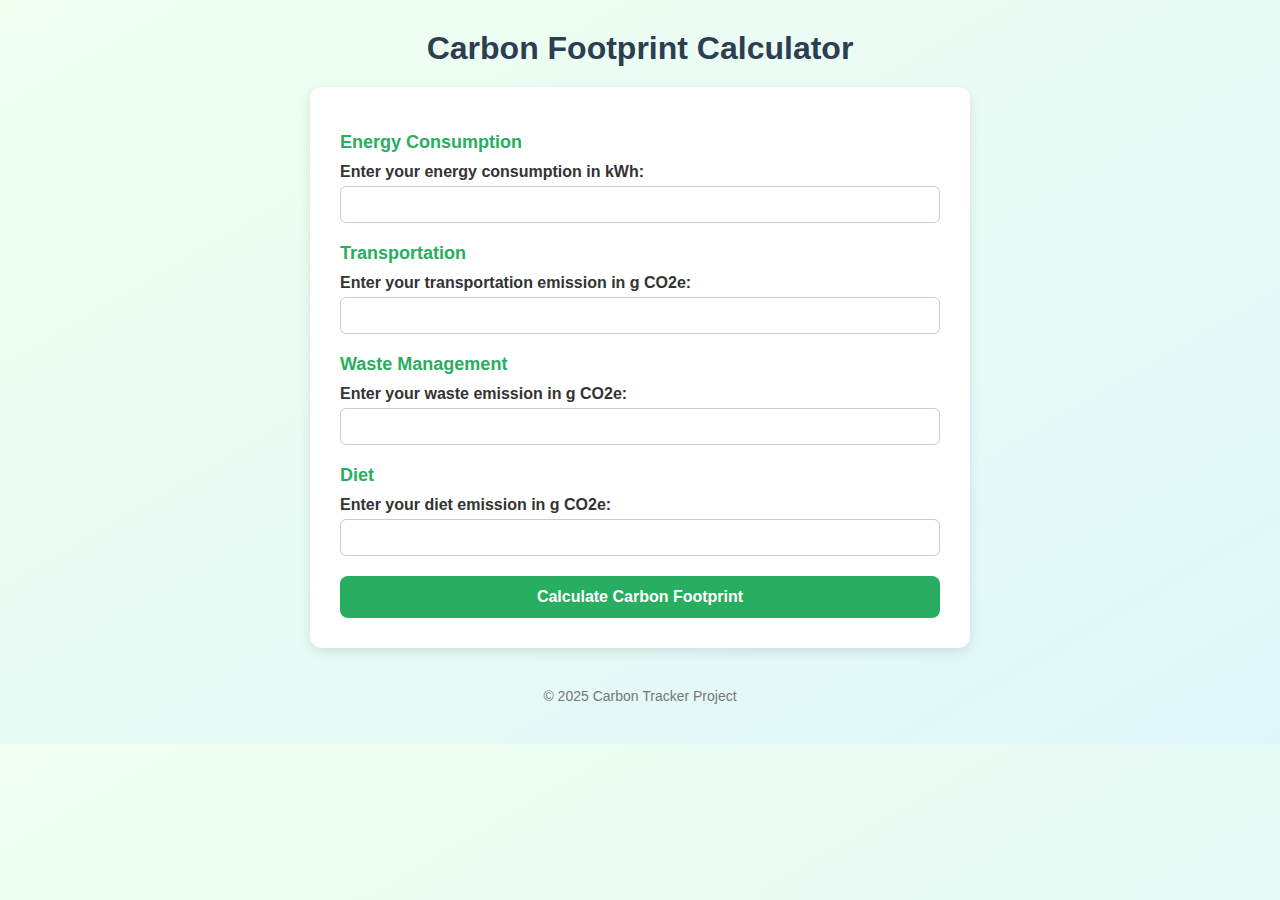
<file: calculator project/index.html>
<!DOCTYPE html>
<html lang="en">
<head>
  <meta charset="UTF-8" />
  <meta name="viewport" content="width=device-width, initial-scale=1.0"/>
  <title>Carbon Footprint Calculator</title>
  <style>
    body {
      font-family: 'Segoe UI', sans-serif;
      background: linear-gradient(to bottom right, #f0fff0, #e0f7fa);
      margin: 0;
      padding: 0 20px;
      color: #333;
    }

    h1 {
      text-align: center;
      margin: 30px 0 20px;
      color: #2c3e50;
      font-size: 2rem;
    }

    main {
      max-width: 600px;
      margin: auto;
      background: #fff;
      padding: 30px;
      border-radius: 12px;
      box-shadow: 0 4px 12px rgba(0, 0, 0, 0.1);
    }

    section {
      margin-bottom: 20px;
    }

    h2 {
      font-size: 18px;
      color: #27ae60;
      margin-bottom: 10px;
    }

    label {
      display: block;
      margin-bottom: 5px;
      font-weight: bold;
    }

    input[type="number"] {
      width: 100%;
      padding: 10px;
      border: 1px solid #ccc;
      border-radius: 6px;
      box-sizing: border-box;
    }

    #calculate-btn {
      width: 100%;
      padding: 12px;
      background-color: #27ae60;
      color: #fff;
      border: none;
      border-radius: 8px;
      font-size: 16px;
      font-weight: bold;
      cursor: pointer;
      transition: background 0.3s ease;
    }

    #calculate-btn:hover {
      background-color: #219150;
    }

    #result {
      margin-top: 20px;
      padding: 15px;
      background: #eafaf1;
      border-left: 5px solid #27ae60;
      display: none;
      font-size: 16px;
    }

    footer {
      text-align: center;
      margin: 40px 0;
      font-size: 14px;
      color: #777;
    }
  </style>
</head>
<body>

  <h1>Carbon Footprint Calculator</h1>

  <main>
    <section>
      <h2>Energy Consumption</h2>
      <label for="energy-input">Enter your energy consumption in kWh:</label>
      <input type="number" id="energy-input" />
    </section>

    <section>
      <h2>Transportation</h2>
      <label for="transportation-input">Enter your transportation emission in g CO2e:</label>
      <input type="number" id="transportation-input" />
    </section>

    <section>
      <h2>Waste Management</h2>
      <label for="waste-input">Enter your waste emission in g CO2e:</label>
      <input type="number" id="waste-input" />
    </section>

    <section>
      <h2>Diet</h2>
      <label for="diet-input">Enter your diet emission in g CO2e:</label>
      <input type="number" id="diet-input" />
    </section>

    <button id="calculate-btn">Calculate Carbon Footprint</button>

    <div id="result"></div>
  </main>

  <footer>
    © 2025 Carbon Tracker Project
  </footer>

  <script>
    document.getElementById("calculate-btn").addEventListener("click", function () {
      const energy = parseFloat(document.getElementById("energy-input").value) || 0;
      const transport = parseFloat(document.getElementById("transportation-input").value) || 0;
      const waste = parseFloat(document.getElementById("waste-input").value) || 0;
      const diet = parseFloat(document.getElementById("diet-input").value) || 0;

      const total = energy + transport + waste + diet;

      // Save result and redirect
      localStorage.setItem("carbonFootprint", total.toFixed(2));
      localStorage.setItem("energy", energy)
      localStorage.setItem("transport", transport)
      localStorage.setItem("waste", waste)
      localStorage.setItem("diet", diet);

      window.location.href = "result.html";
    });
  </script>

</body>
</html>
</file>
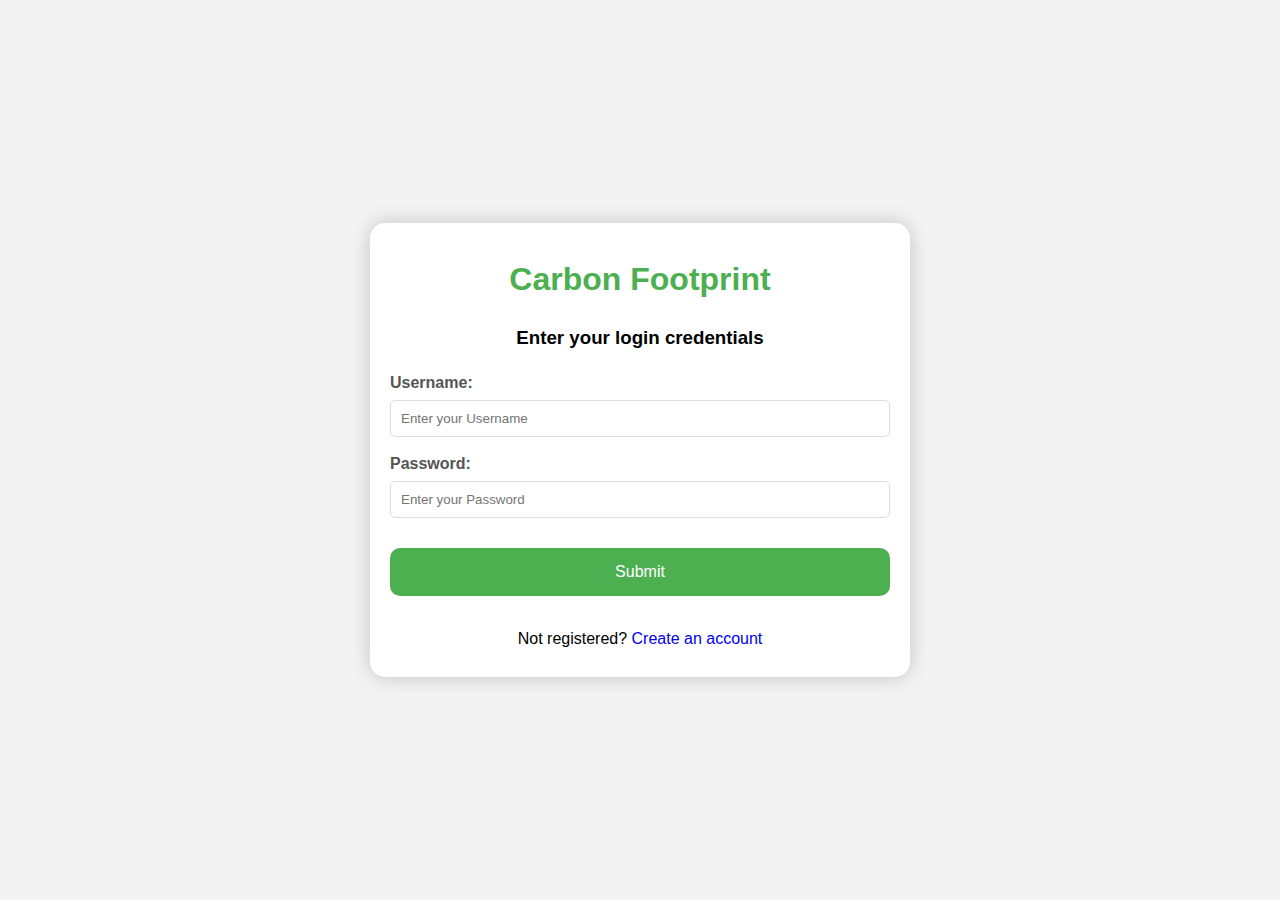
<file: calculator project/home.html>
<!DOCTYPE html>
<html>
<head>
    <title>HTML Login Form</title>
    <link rel="stylesheet" href="login.css">
</head>
<body>
    <div class="main">
        <h1>Carbon Footprint</h1>
        <h3>Enter your login credentials</h3>

        <!-- ✅ Form redirects to index.html on submit -->
        <form action="index.html" method="get">
            <label for="first">Username:</label>
            <input type="text" id="first" name="first" placeholder="Enter your Username" required>

            <label for="password">Password:</label>
            <input type="password" id="password" name="password" placeholder="Enter your Password" required>

            <div class="wrap">
                <button type="submit">Submit</button>
            </div>
        </form>
        
        <p>Not registered?
            <a href="#" style="text-decoration: none;">
                Create an account
            </a>
        </p>
    </div>
</body>
</html>
</file>
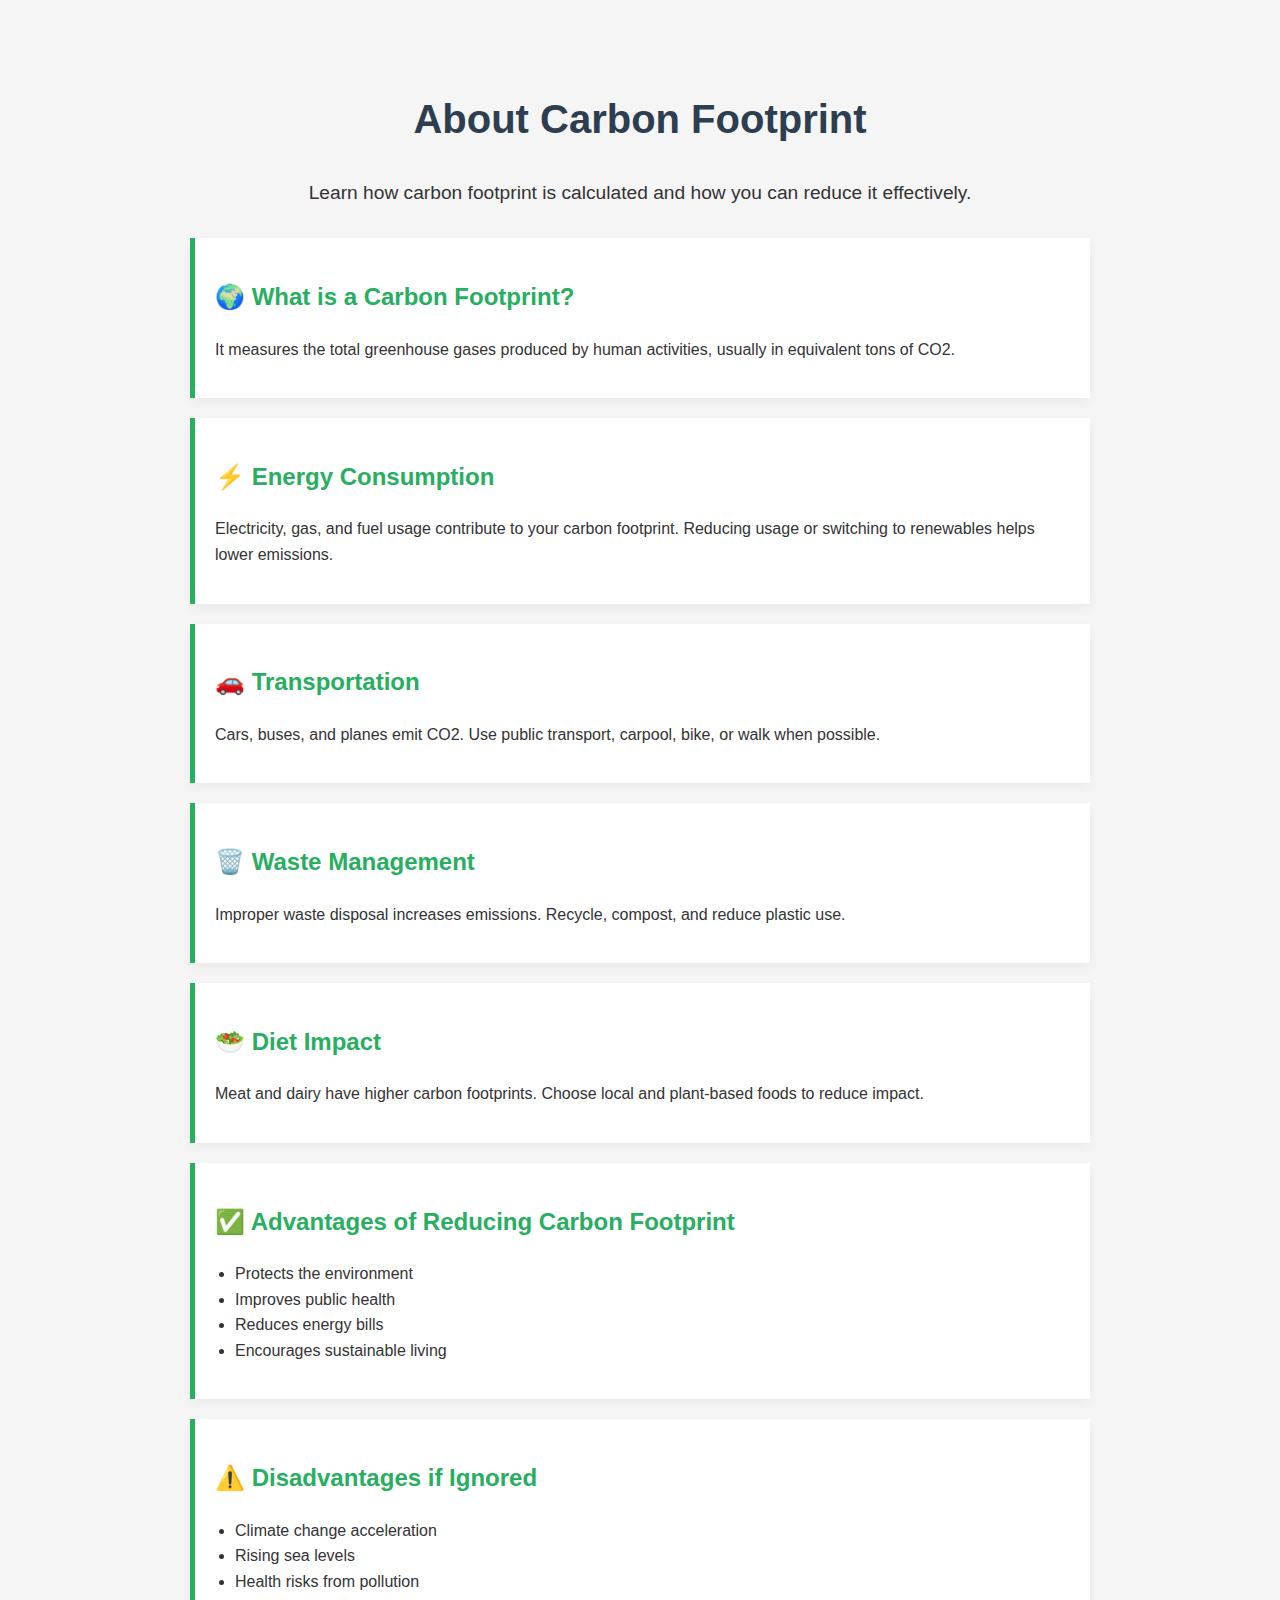
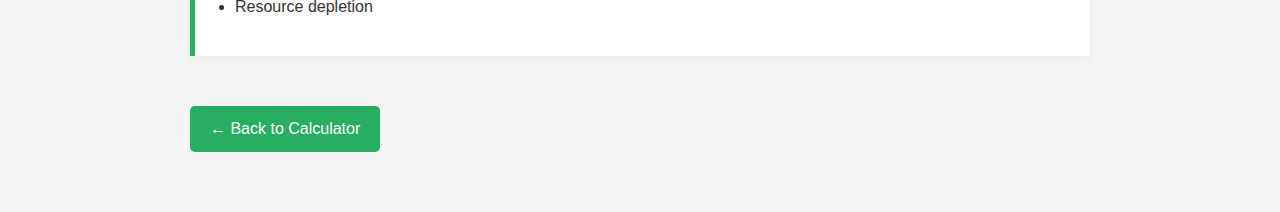
<file: calculator project/info.html>
<!DOCTYPE html>
<html lang="en">
<head>
    <meta charset="UTF-8">
    <meta name="viewport" content="width=device-width, initial-scale=1.0">
    <title>Carbon Footprint Info</title>
    <link rel="stylesheet" href="info-style.css">
</head>
<body>
    <div class="container">
        <h1>About Carbon Footprint</h1>
        <p class="intro">Learn how carbon footprint is calculated and how you can reduce it effectively.</p>

        <section class="card">
            <h2>🌍 What is a Carbon Footprint?</h2>
            <p>It measures the total greenhouse gases produced by human activities, usually in equivalent tons of CO2.</p>
        </section>

        <section class="card">
            <h2>⚡ Energy Consumption</h2>
            <p>Electricity, gas, and fuel usage contribute to your carbon footprint. Reducing usage or switching to renewables helps lower emissions.</p>
        </section>

        <section class="card">
            <h2>🚗 Transportation</h2>
            <p>Cars, buses, and planes emit CO2. Use public transport, carpool, bike, or walk when possible.</p>
        </section>

        <section class="card">
            <h2>🗑️ Waste Management</h2>
            <p>Improper waste disposal increases emissions. Recycle, compost, and reduce plastic use.</p>
        </section>

        <section class="card">
            <h2>🥗 Diet Impact</h2>
            <p>Meat and dairy have higher carbon footprints. Choose local and plant-based foods to reduce impact.</p>
        </section>

        <section class="card">
            <h2>✅ Advantages of Reducing Carbon Footprint</h2>
            <ul>
                <li>Protects the environment</li>
                <li>Improves public health</li>
                <li>Reduces energy bills</li>
                <li>Encourages sustainable living</li>
            </ul>
        </section>

        <section class="card">
            <h2>⚠️ Disadvantages if Ignored</h2>
            <ul>
                <li>Climate change acceleration</li>
                <li>Rising sea levels</li>
                <li>Health risks from pollution</li>
                <li>Resource depletion</li>
            </ul>
        </section>

        <a href="index.html" class="back-btn">← Back to Calculator</a>
    </div>
</body>
</html>
</file>
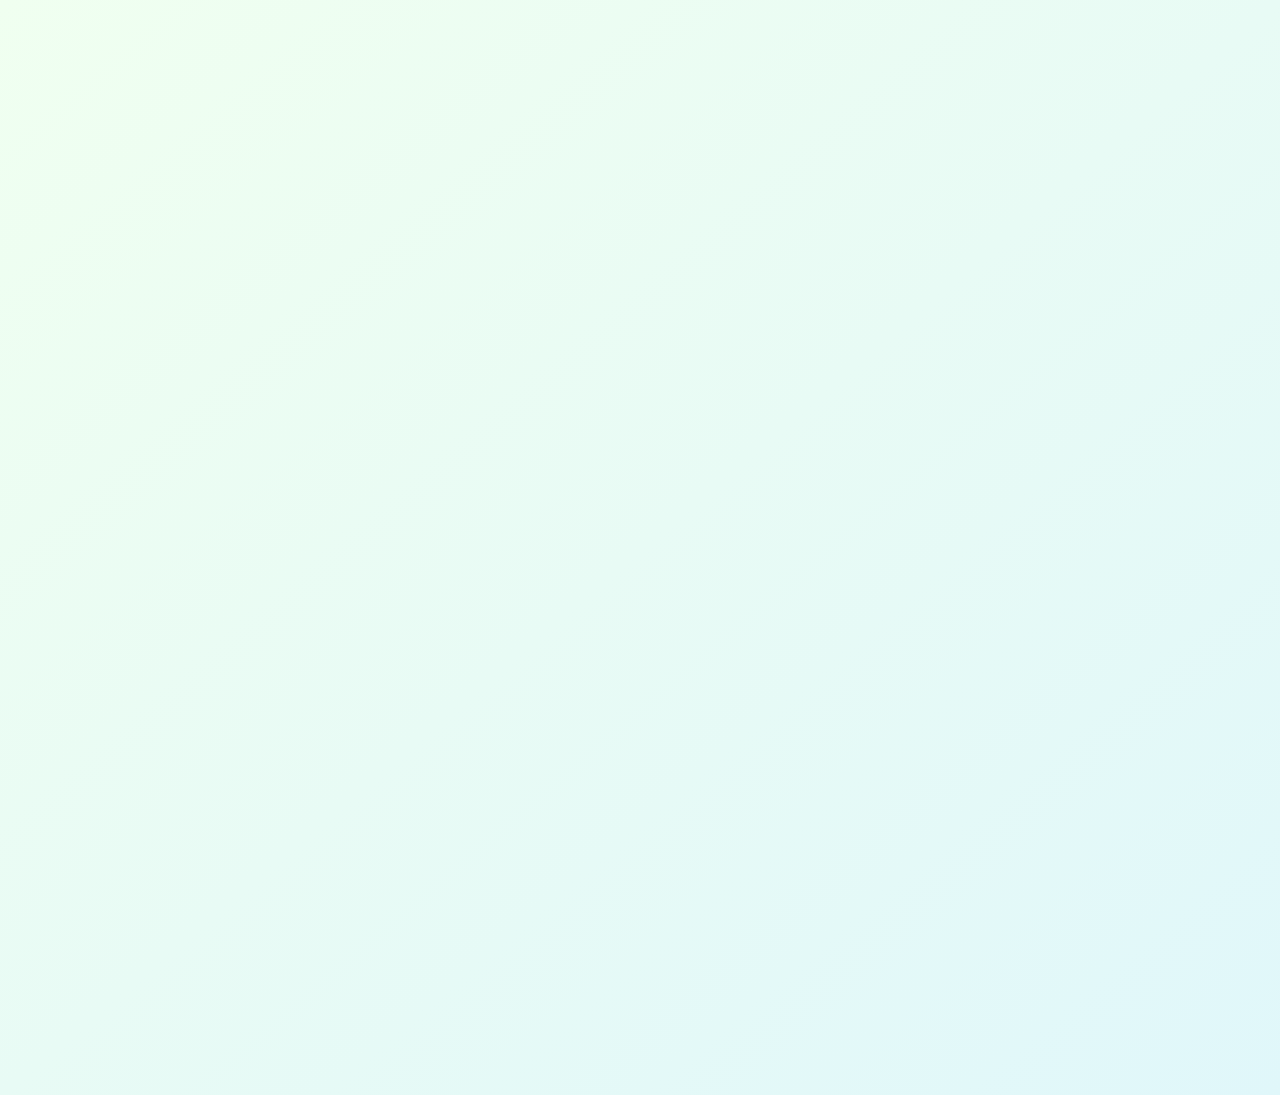
<file: calculator project/result.html>
<!DOCTYPE html>
<html lang="en">
<head>
  <meta charset="UTF-8" />
  <meta name="viewport" content="width=device-width, initial-scale=1.0"/>
  <title>Carbon Footprint Result</title>
  <style>
    body {
      font-family: 'Segoe UI', sans-serif;
      background: linear-gradient(to bottom right, #f0fff0, #e0f7fa);
      margin: 0;
      padding: 0 20px;
      color: #333;
      animation: fadeInBody 1s ease-in forwards;
      opacity: 0;
    }

    @keyframes fadeInBody {
      from { opacity: 0; transform: translateY(20px); }
      to { opacity: 1; transform: translateY(0); }
    }

    h1 {
      text-align: center;
      color: #2c3e50;
      margin-top: 30px;
    }

    .result-box {
      background: #fff;
      border-left: 6px solid #27ae60;
      padding: 20px;
      margin: 20px auto;
      max-width: 600px;
      font-size: 18px;
      box-shadow: 0 4px 8px rgba(0,0,0,0.1);
      border-radius: 10px;
      animation: slideFade 1s ease-in-out;
    }

    .category-box {
      background: #ffffff;
      margin: 20px auto;
      padding: 20px;
      border-radius: 10px;
      box-shadow: 0 4px 12px rgba(0,0,0,0.1);
      max-width: 700px;
      transition: transform 0.3s ease;
    }

    .category-box:hover {
      transform: translateY(-5px);
    }

    .good { border-left: 6px solid #2ecc71; }
    .moderate { border-left: 6px solid #f1c40f; }
    .bad { border-left: 6px solid #e74c3c; }

    .category-box h3 {
      margin-top: 0;
      color: #2c3e50;
    }

    ul {
      margin: 10px 0 0 20px;
      line-height: 1.6;
    }

    footer {
      margin: 40px 0;
      text-align: center;
      font-size: 14px;
      color: #666;
    }

    a.back-link {
      text-decoration: none;
      color: #3498db;
      font-weight: bold;
      transition: color 0.3s ease;
    }

    a.back-link:hover {
      text-decoration: underline;
      color: #2a80b9;
    }
  </style>
</head>
<body>

  <h1>Your Carbon Footprint Result</h1>

  <div class="result-box" id="result-display">Loading your result...</div>

  <div id="feedback-container"></div>

  <footer>
    <a href="index.html" class="back-link">🔙 Recalculate</a>
  </footer>

  <script>
    const total = parseFloat(localStorage.getItem("carbonFootprint")) || 0;
    const energy = parseFloat(localStorage.getItem("energy")) || 0;
    const transport = parseFloat(localStorage.getItem("transport")) || 0;
    const waste = parseFloat(localStorage.getItem("waste")) || 0;
    const diet = parseFloat(localStorage.getItem("diet")) || 0;

    document.getElementById("result-display").innerHTML =
      `<strong>Your total estimated carbon footprint is:</strong> ${total.toFixed(2)} g CO2e`;

    const feedbackContainer = document.getElementById("feedback-container");

    function getFeedback(title, value, low, high, tips) {
      let level = "";
      let description = "";

      if (value <= low) {
        level = "good";
        description = "✅ Great job! Your carbon output in this area is low.";
      } else if (value <= high) {
        level = "moderate";
        description = "⚠️ This is moderate. Try to improve it using these tips.";
      } else {
        level = "bad";
        description = "❌ High impact! You should seriously consider these tips.";
      }

      return `
        <div class="category-box ${level}">
          <h3>${title}: ${value.toFixed(2)} g CO2e</h3>
          <p>${description}</p>
          <ul>${tips.map(t => `<li>${t}</li>`).join("")}</ul>
        </div>
      `;
    }

    feedbackContainer.innerHTML =
      getFeedback("⚡ Energy Consumption", energy, 100, 300, [
        "Switch off devices when not in use",
        "Use energy-efficient appliances",
        "Opt for renewable sources if possible"
      ]) +
      getFeedback("🚗 Transportation", transport, 200, 500, [
        "Use public transport or cycle",
        "Carpool with others",
        "Avoid unnecessary travel"
      ]) +
      getFeedback("🍴 Diet", diet, 200, 500, [
        "Eat more plant-based foods",
        "Reduce red meat consumption",
        "Support local food sources"
      ]) +
      getFeedback("🗑️ Waste Management", waste, 150, 400, [
        "Reduce plastic use",
        "Recycle and compost",
        "Avoid disposable products"
      ]);
  </script>

</body>
</html>
</file>
<file: calculator project/login.css>
/*style.css*/
body {
    display: flex;
    align-items: center;
    justify-content: center;
    font-family: sans-serif;
    line-height: 1.5;
    min-height: 100vh;
    background: #f3f3f3;
    flex-direction: column;
    margin: 0;
    /* background-image: url('https://encrypted-tbn0.gstatic.com/images?q=tbn:ANd9GcSAVtv1wAdxL0IkLEZqbWuO8Nnl8-ZK7836Hg&s') */
  }
  
  .main {
    background-color: #fff;
    border-radius: 15px;
    box-shadow: 0 0 20px rgba(0, 0, 0, 0.2);
    padding: 10px 20px;
    transition: transform 0.2s;
    width: 500px;
    text-align: center;
  }
  
  h1 {
    color: #4CAF50;
  }
  
  label {
    display: block;
    width: 100%;
    margin-top: 10px;
    margin-bottom: 5px;
    text-align: left;
    color: #555;
    font-weight: bold;
  }
  
  input {
    display: block;
    width: 100%;
    margin-bottom: 15px;
    padding: 10px;
    box-sizing: border-box;
    border: 1px solid #ddd;
    border-radius: 5px;
  }
  
  button {
    padding: 15px;
    border-radius: 10px;
    margin-top: 15px;
    margin-bottom: 15px;
    border: none;
    color: white;
    cursor: pointer;
    background-color: #4CAF50;
    width: 100%;
    font-size: 16px;
  }
  
  .wrap {
    display: flex;
    justify-content: center;
    align-items: center;
  }
</file>
<file: calculator project/info-style.css>
body {
    margin: 0;
    font-family: 'Segoe UI', sans-serif;
    background: #f5f5f5;
    color: #333;
    line-height: 1.6;
    overflow-x: hidden;
}

.container {
    max-width: 900px;
    margin: 40px auto;
    padding: 20px;
    animation: slideIn 1s ease-out;
}

h1 {
    text-align: center;
    font-size: 2.5rem;
    color: #2c3e50;
}

.intro {
    text-align: center;
    margin-bottom: 30px;
    font-size: 1.2rem;
}

.card {
    background: white;
    margin: 20px 0;
    padding: 20px;
    border-left: 5px solid #27ae60;
    box-shadow: 0 4px 10px rgba(0,0,0,0.05);
    transition: transform 0.3s ease;
}

.card:hover {
    transform: translateX(10px);
}

.card h2 {
    color: #27ae60;
}

.card ul {
    padding-left: 20px;
}

.back-btn {
    display: inline-block;
    margin-top: 30px;
    padding: 10px 20px;
    background: #27ae60;
    color: white;
    text-decoration: none;
    border-radius: 5px;
    transition: background 0.3s ease;
}

.back-btn:hover {
    background: #1e8449;
}

@keyframes slideIn {
    from {
        opacity: 0;
        transform: translateY(50px);
    }
    to {
        opacity: 1;
        transform: translateY(0);
    }
}
</file>
